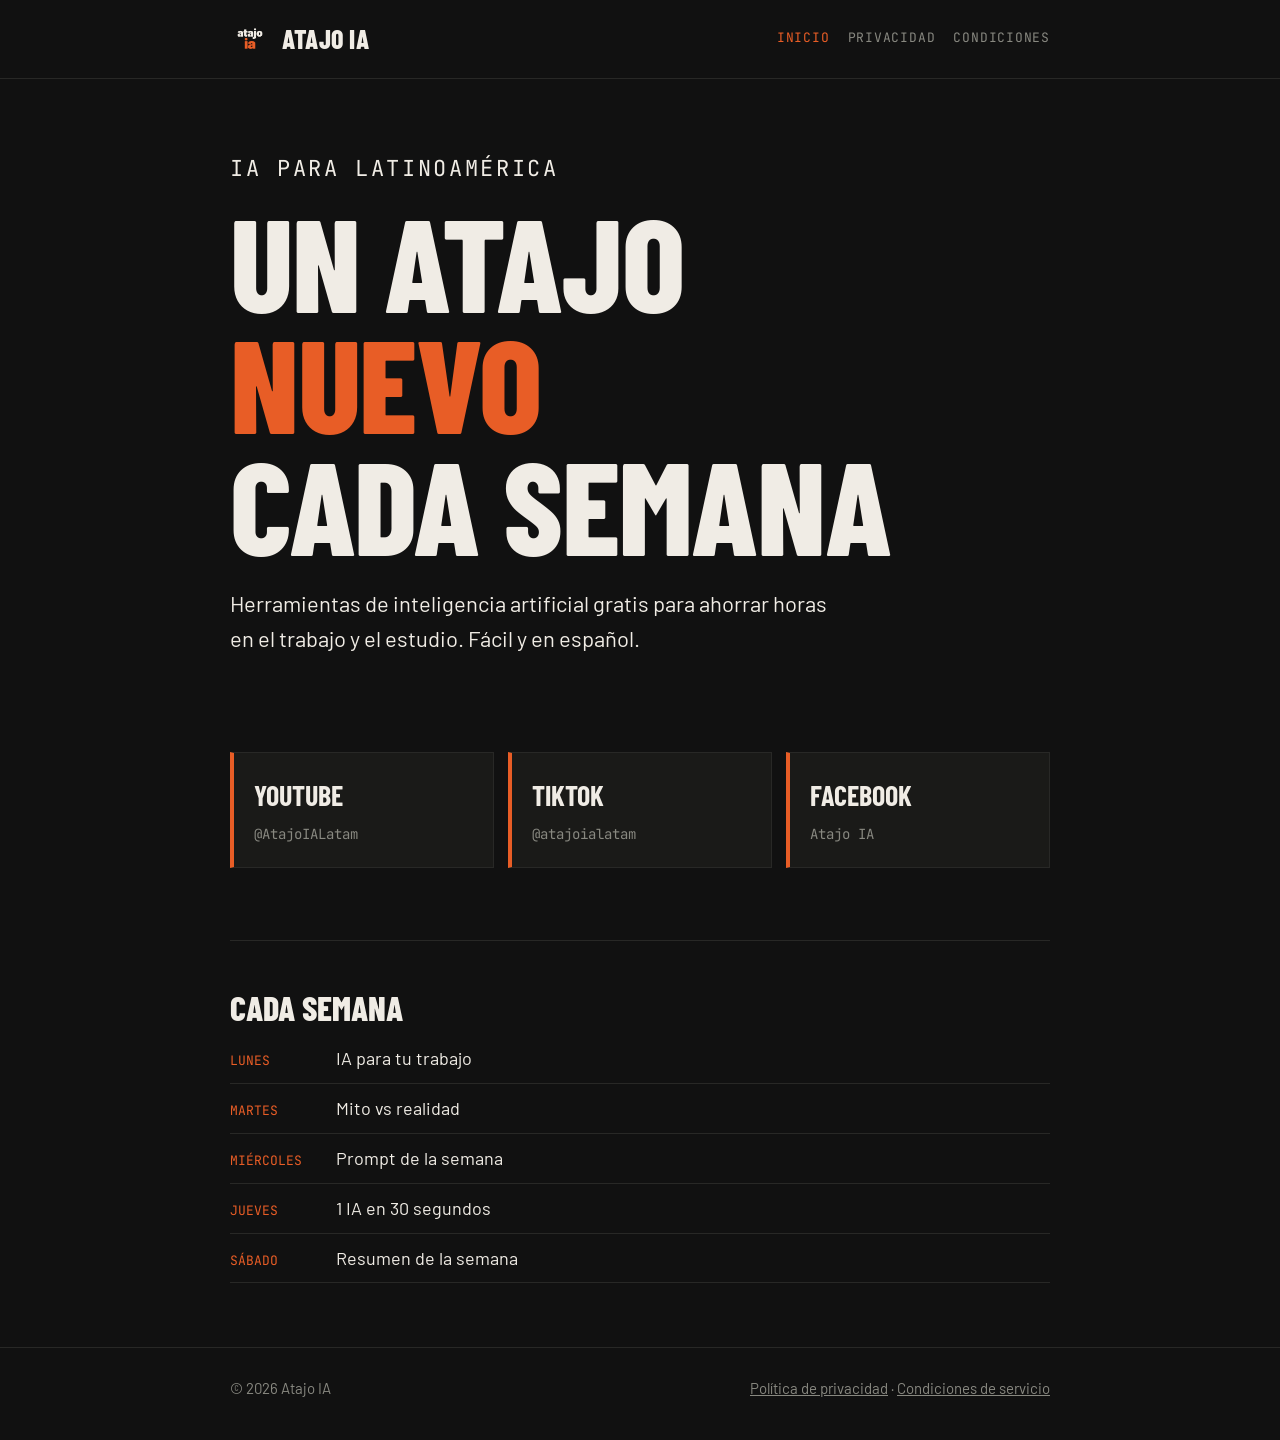
<file: index.html>
<!doctype html>
<html lang="es">
<head>
<meta charset="utf-8">
<meta name="viewport" content="width=device-width,initial-scale=1">
<title>Atajo IA</title>
<meta name="description" content="Herramientas de IA gratis para ahorrar horas. Un atajo nuevo cada semana, fácil y en español.">
<link rel="icon" href="logo.png">
<link rel="preconnect" href="https://fonts.googleapis.com">
<link rel="preconnect" href="https://fonts.gstatic.com" crossorigin>
<link href="https://fonts.googleapis.com/css2?family=Barlow:wght@400;600&family=Barlow+Condensed:wght@800&family=JetBrains+Mono:wght@500&display=swap" rel="stylesheet">
<link rel="stylesheet" href="estilo.css">
</head>
<body>
<header><div class="caja">
  <a class="marca" href="./"><img src="logo.png" alt="">Atajo IA</a>
  <nav><a href="./" aria-current="page">Inicio</a><a href="privacidad.html">Privacidad</a><a href="condiciones.html">Condiciones</a></nav>
</div></header>

<main class="caja">
  <section class="portada">
    <p class="etiqueta">IA para Latinoamérica</p>
    <h1>Un atajo<br><em>nuevo</em><br>cada semana</h1>
    <p>Herramientas de inteligencia artificial gratis para ahorrar horas en el trabajo y el estudio. Fácil y en español.</p>
  </section>

  <div class="redes">
    <a class="red" href="https://www.youtube.com/@AtajoIALatam"><b>YouTube</b><span>@AtajoIALatam</span></a>
    <a class="red" href="https://www.tiktok.com/@atajoialatam"><b>TikTok</b><span>@atajoialatam</span></a>
    <a class="red" href="https://www.facebook.com/atajoialatam"><b>Facebook</b><span>Atajo IA</span></a>
  </div>

  <section class="series">
    <h2>Cada semana</h2>
    <ul>
      <li><span>Lunes</span>IA para tu trabajo</li>
      <li><span>Martes</span>Mito vs realidad</li>
      <li><span>Miércoles</span>Prompt de la semana</li>
      <li><span>Jueves</span>1 IA en 30 segundos</li>
      <li><span>Sábado</span>Resumen de la semana</li>
    </ul>
  </section>
</main>

<footer><div class="caja">
  <span>© 2026 Atajo IA</span>
  <span><a href="privacidad.html">Política de privacidad</a> · <a href="condiciones.html">Condiciones de servicio</a></span>
</div></footer>
</body>
</html>
</file>
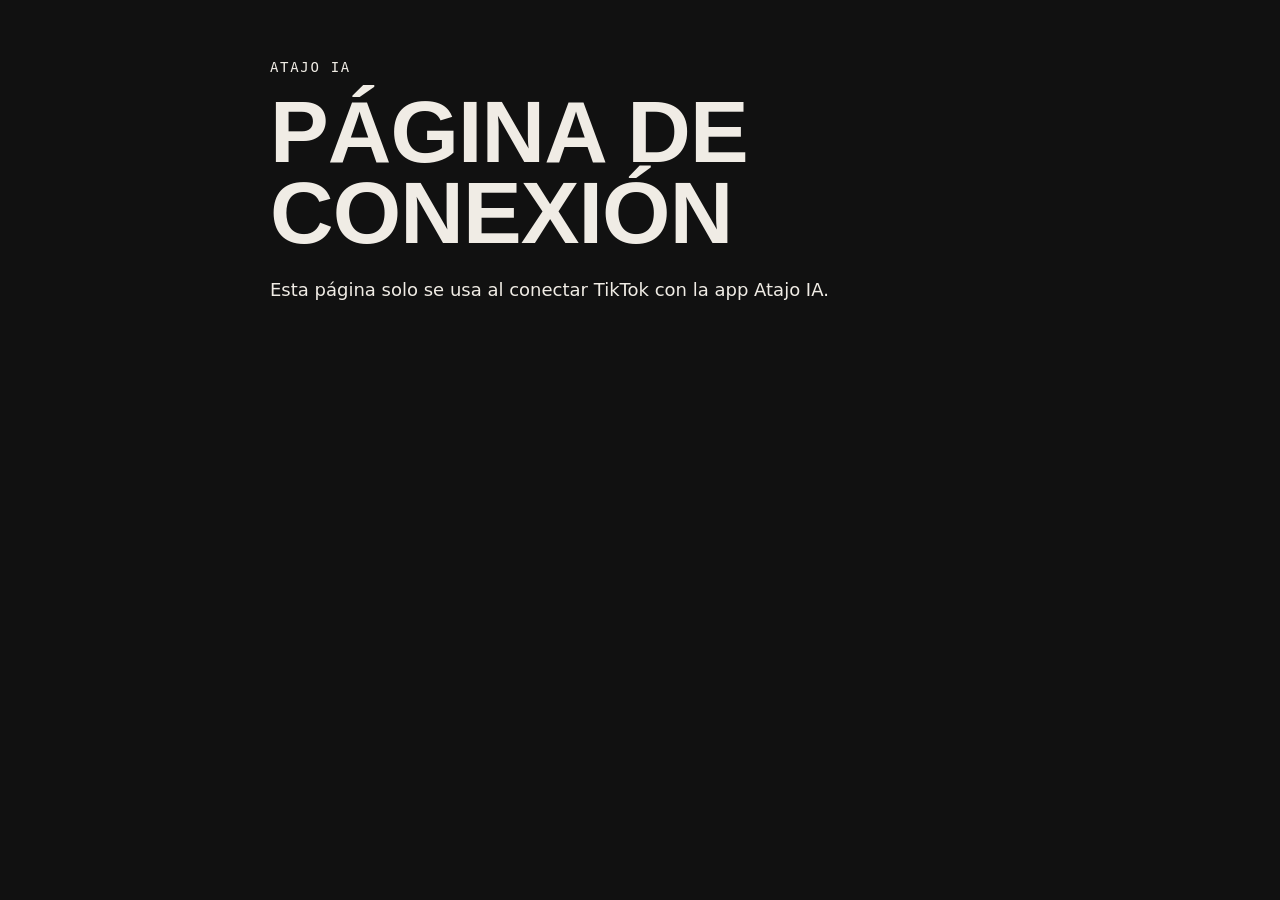
<file: tiktok/index.html>
<!doctype html>
<html lang="es">
<head>
<meta charset="utf-8">
<meta name="viewport" content="width=device-width,initial-scale=1">
<title>Conectando TikTok · Atajo IA</title>
<link rel="icon" href="../logo.png">
<link rel="stylesheet" href="../estilo.css">
</head>
<body>
<main class="caja doc">
  <p class="etiqueta">Atajo IA</p>
  <h1 id="titulo">Conectando…</h1>
  <p id="msg">Un momento.</p>
</main>
<script>
// Retorno de la autorización de TikTok: pasa el código a la computadora que la pidió (127.0.0.1:<puerto>).
// El puerto viaja en "state" como p<puerto>-<aleatorio>. No se guarda nada en esta página.
(function () {
  var q = new URLSearchParams(location.search), st = q.get('state') || '', m = /^p(\d{4,5})-/.exec(st);
  var t = document.getElementById('titulo'), msg = document.getElementById('msg');
  if (q.get('error')) { t.textContent = 'No se conectó'; msg.textContent = 'TikTok respondió: ' + (q.get('error_description') || q.get('error')); return; }
  if (!q.get('code') || !m) { t.textContent = 'Página de conexión'; msg.textContent = 'Esta página solo se usa al conectar TikTok con la app Atajo IA.'; return; }
  location.replace('http://127.0.0.1:' + m[1] + '/' + location.search);
})();
</script>
</body>
</html>
</file>
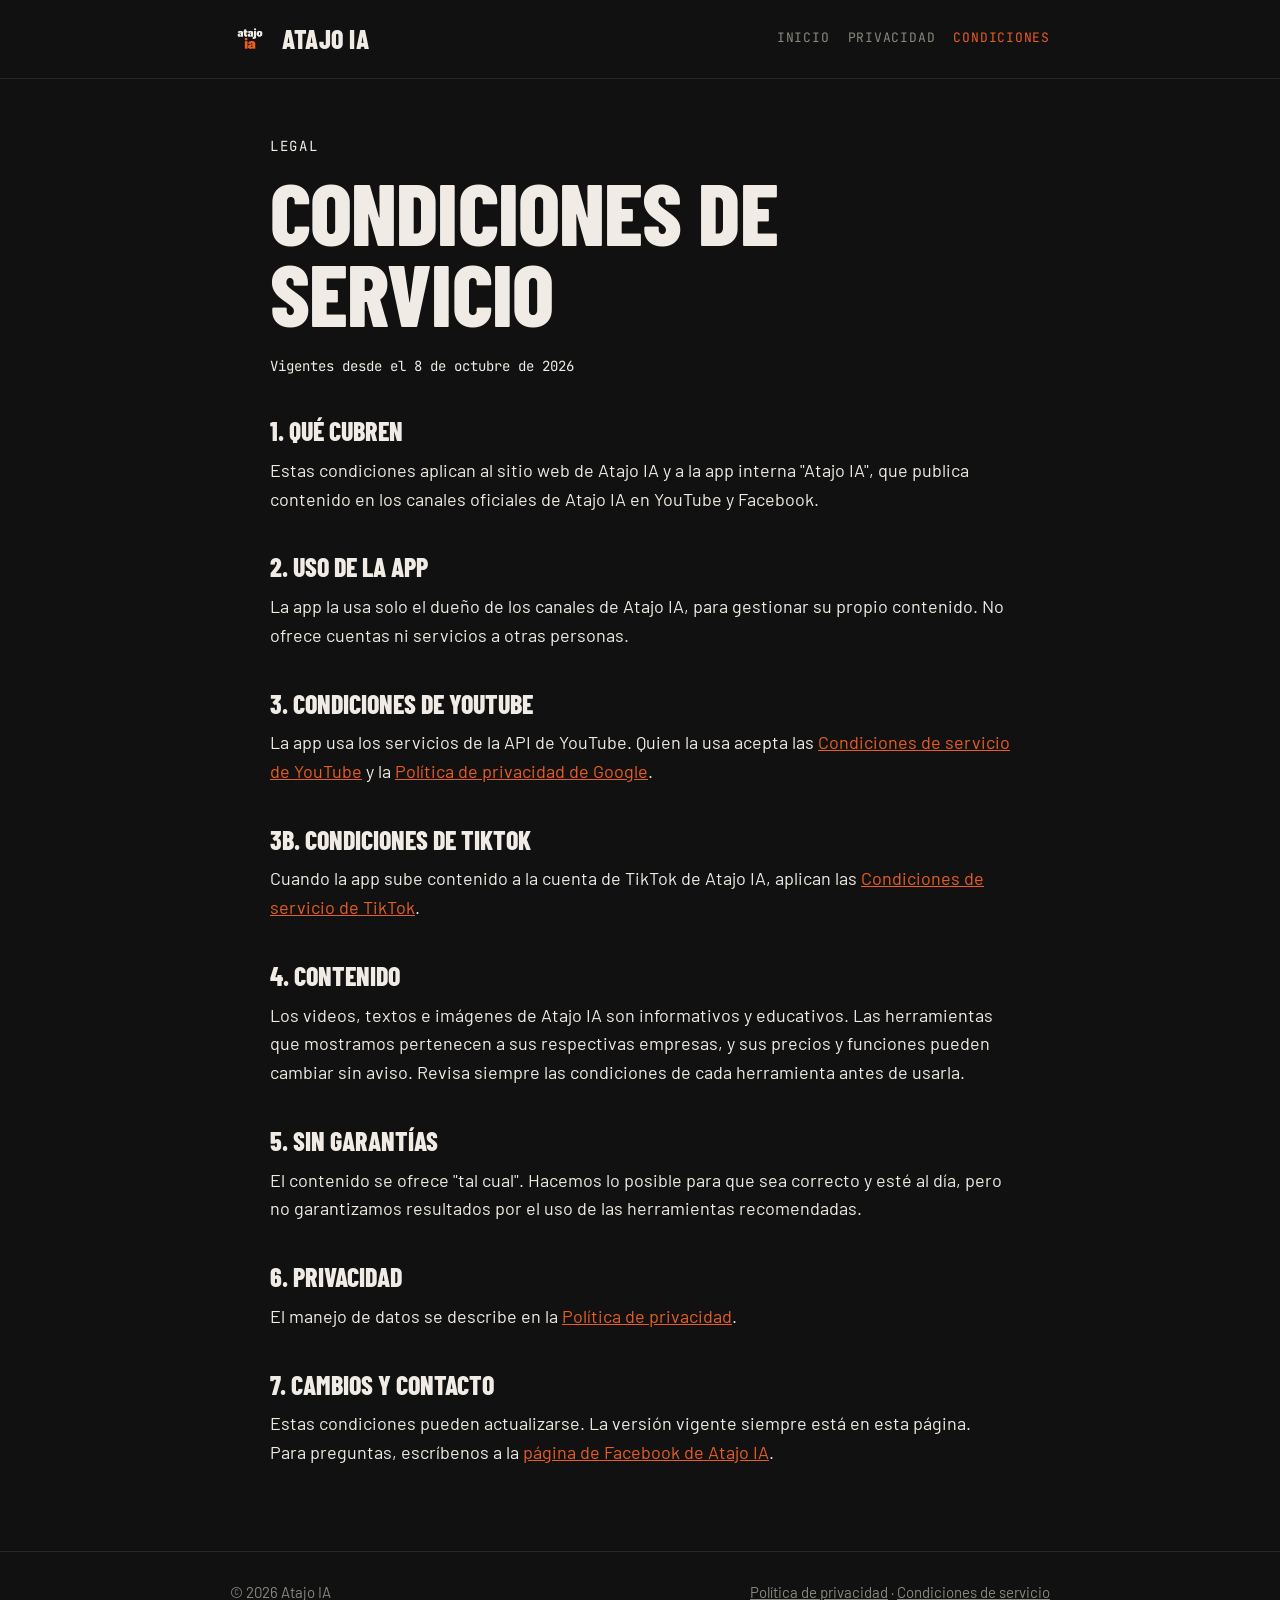
<file: condiciones.html>
<!doctype html>
<html lang="es">
<head>
<meta charset="utf-8">
<meta name="viewport" content="width=device-width,initial-scale=1">
<title>Condiciones de servicio · Atajo IA</title>
<link rel="icon" href="logo.png">
<link rel="preconnect" href="https://fonts.googleapis.com">
<link rel="preconnect" href="https://fonts.gstatic.com" crossorigin>
<link href="https://fonts.googleapis.com/css2?family=Barlow:wght@400;600&family=Barlow+Condensed:wght@800&family=JetBrains+Mono:wght@500&display=swap" rel="stylesheet">
<link rel="stylesheet" href="estilo.css">
</head>
<body>
<header><div class="caja">
  <a class="marca" href="./"><img src="logo.png" alt="">Atajo IA</a>
  <nav><a href="./">Inicio</a><a href="privacidad.html">Privacidad</a><a href="condiciones.html" aria-current="page">Condiciones</a></nav>
</div></header>

<main class="caja doc">
  <p class="etiqueta">Legal</p>
  <h1>Condiciones de servicio</h1>
  <p class="fecha">Vigentes desde el 8 de octubre de 2026</p>

  <h2>1. Qué cubren</h2>
  <p>Estas condiciones aplican al sitio web de Atajo IA y a la app interna "Atajo IA", que publica contenido en los canales oficiales de Atajo IA en YouTube y Facebook.</p>

  <h2>2. Uso de la app</h2>
  <p>La app la usa solo el dueño de los canales de Atajo IA, para gestionar su propio contenido. No ofrece cuentas ni servicios a otras personas.</p>

  <h2>3. Condiciones de YouTube</h2>
  <p>La app usa los servicios de la API de YouTube. Quien la usa acepta las <a href="https://www.youtube.com/t/terms">Condiciones de servicio de YouTube</a> y la <a href="https://policies.google.com/privacy">Política de privacidad de Google</a>.</p>

  <h2>3b. Condiciones de TikTok</h2>
  <p>Cuando la app sube contenido a la cuenta de TikTok de Atajo IA, aplican las <a href="https://www.tiktok.com/legal/page/global/terms-of-service/es">Condiciones de servicio de TikTok</a>.</p>

  <h2>4. Contenido</h2>
  <p>Los videos, textos e imágenes de Atajo IA son informativos y educativos. Las herramientas que mostramos pertenecen a sus respectivas empresas, y sus precios y funciones pueden cambiar sin aviso. Revisa siempre las condiciones de cada herramienta antes de usarla.</p>

  <h2>5. Sin garantías</h2>
  <p>El contenido se ofrece "tal cual". Hacemos lo posible para que sea correcto y esté al día, pero no garantizamos resultados por el uso de las herramientas recomendadas.</p>

  <h2>6. Privacidad</h2>
  <p>El manejo de datos se describe en la <a href="privacidad.html">Política de privacidad</a>.</p>

  <h2>7. Cambios y contacto</h2>
  <p>Estas condiciones pueden actualizarse. La versión vigente siempre está en esta página. Para preguntas, escríbenos a la <a href="https://www.facebook.com/atajoialatam">página de Facebook de Atajo IA</a>.</p>
</main>

<footer><div class="caja">
  <span>© 2026 Atajo IA</span>
  <span><a href="privacidad.html">Política de privacidad</a> · <a href="condiciones.html">Condiciones de servicio</a></span>
</div></footer>
</body>
</html>
</file>
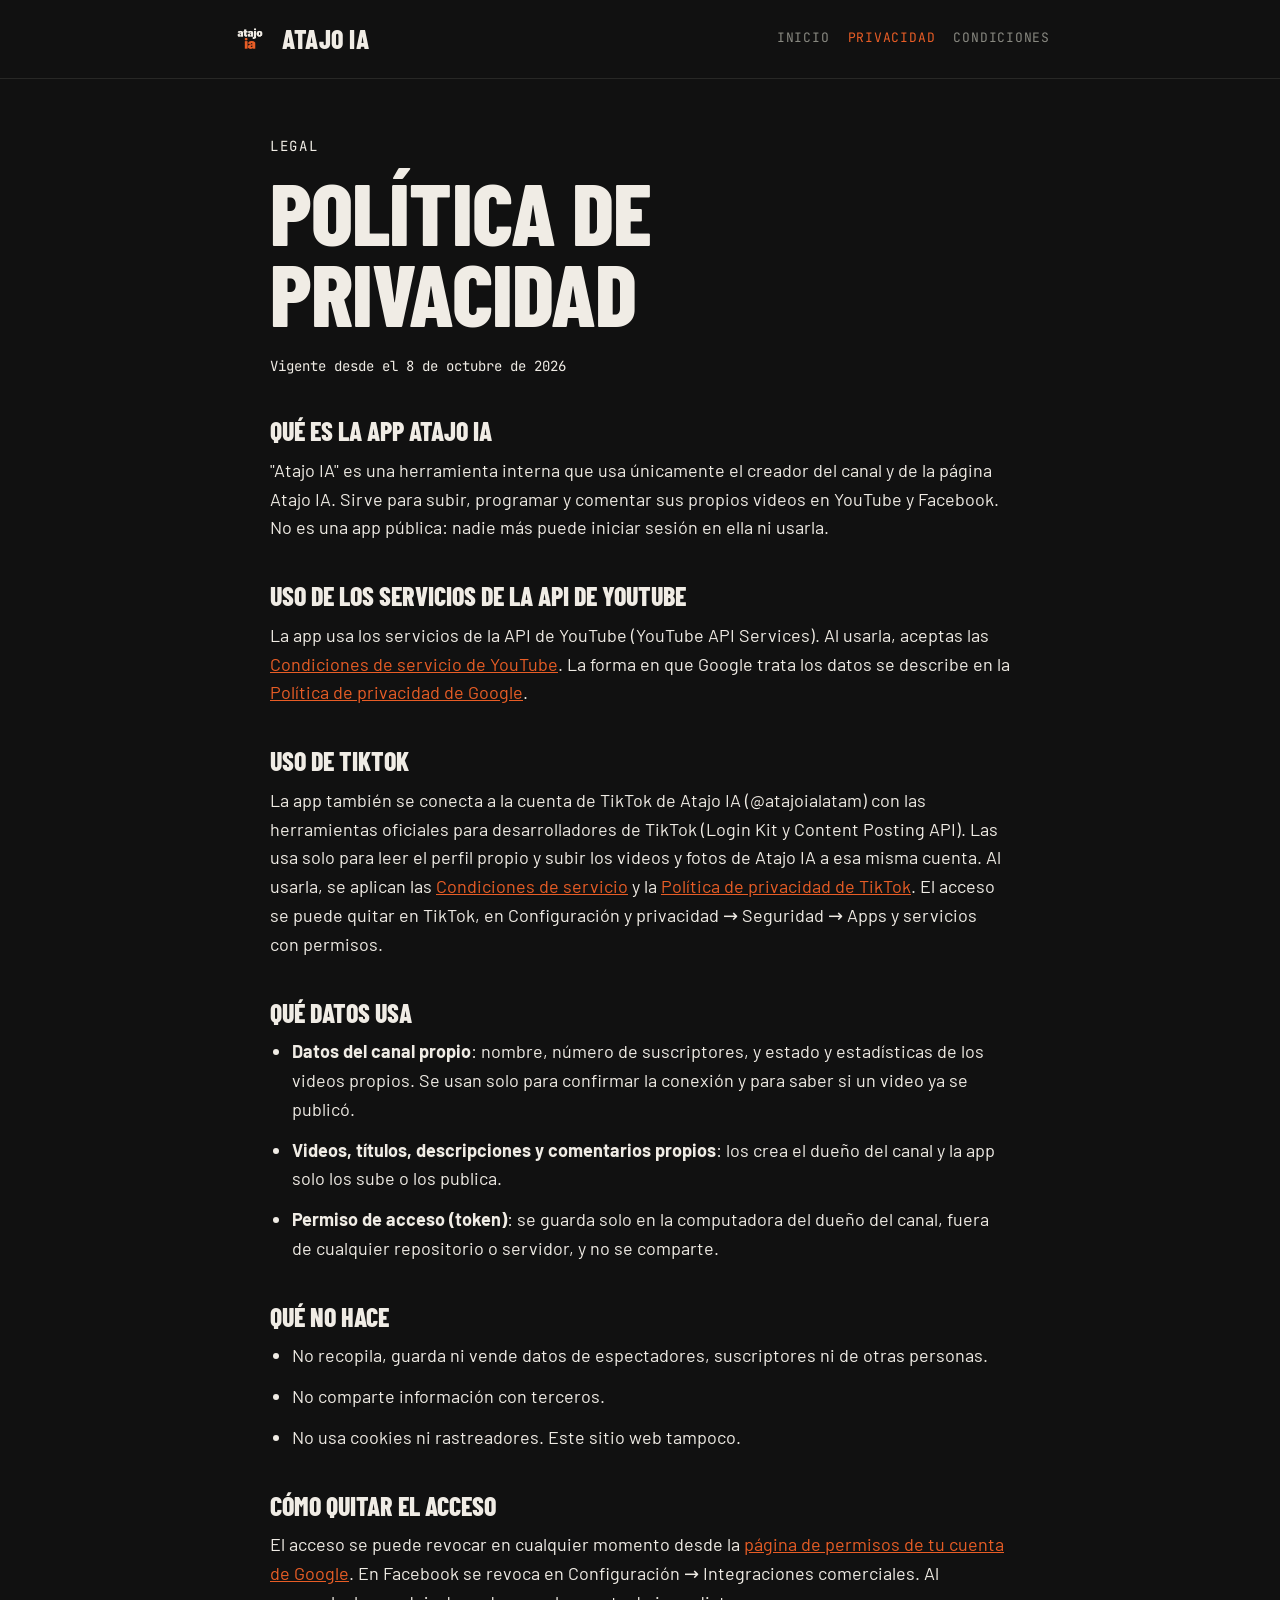
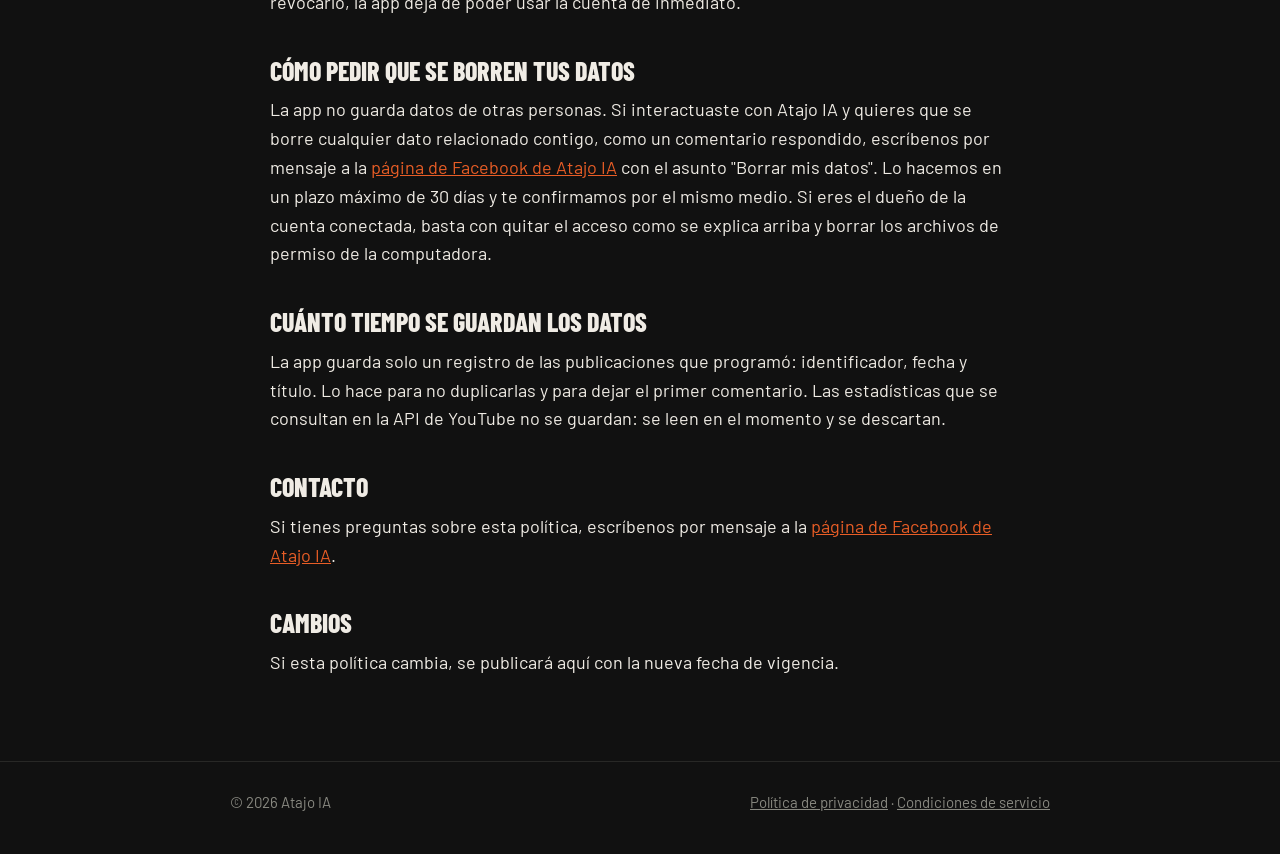
<file: privacidad.html>
<!doctype html>
<html lang="es">
<head>
<meta charset="utf-8">
<meta name="viewport" content="width=device-width,initial-scale=1">
<title>Política de privacidad · Atajo IA</title>
<link rel="icon" href="logo.png">
<link rel="preconnect" href="https://fonts.googleapis.com">
<link rel="preconnect" href="https://fonts.gstatic.com" crossorigin>
<link href="https://fonts.googleapis.com/css2?family=Barlow:wght@400;600&family=Barlow+Condensed:wght@800&family=JetBrains+Mono:wght@500&display=swap" rel="stylesheet">
<link rel="stylesheet" href="estilo.css">
</head>
<body>
<header><div class="caja">
  <a class="marca" href="./"><img src="logo.png" alt="">Atajo IA</a>
  <nav><a href="./">Inicio</a><a href="privacidad.html" aria-current="page">Privacidad</a><a href="condiciones.html">Condiciones</a></nav>
</div></header>

<main class="caja doc">
  <p class="etiqueta">Legal</p>
  <h1>Política de privacidad</h1>
  <p class="fecha">Vigente desde el 8 de octubre de 2026</p>

  <h2>Qué es la app Atajo IA</h2>
  <p>"Atajo IA" es una herramienta interna que usa únicamente el creador del canal y de la página Atajo IA. Sirve para subir, programar y comentar sus propios videos en YouTube y Facebook. No es una app pública: nadie más puede iniciar sesión en ella ni usarla.</p>

  <h2>Uso de los servicios de la API de YouTube</h2>
  <p>La app usa los servicios de la API de YouTube (YouTube API Services). Al usarla, aceptas las <a href="https://www.youtube.com/t/terms">Condiciones de servicio de YouTube</a>. La forma en que Google trata los datos se describe en la <a href="https://policies.google.com/privacy">Política de privacidad de Google</a>.</p>

  <h2>Uso de TikTok</h2>
  <p>La app también se conecta a la cuenta de TikTok de Atajo IA (@atajoialatam) con las herramientas oficiales para desarrolladores de TikTok (Login Kit y Content Posting API). Las usa solo para leer el perfil propio y subir los videos y fotos de Atajo IA a esa misma cuenta. Al usarla, se aplican las <a href="https://www.tiktok.com/legal/page/global/terms-of-service/es">Condiciones de servicio</a> y la <a href="https://www.tiktok.com/legal/page/row/privacy-policy/es">Política de privacidad de TikTok</a>. El acceso se puede quitar en TikTok, en Configuración y privacidad → Seguridad → Apps y servicios con permisos.</p>

  <h2>Qué datos usa</h2>
  <ul>
    <li><b>Datos del canal propio</b>: nombre, número de suscriptores, y estado y estadísticas de los videos propios. Se usan solo para confirmar la conexión y para saber si un video ya se publicó.</li>
    <li><b>Videos, títulos, descripciones y comentarios propios</b>: los crea el dueño del canal y la app solo los sube o los publica.</li>
    <li><b>Permiso de acceso (token)</b>: se guarda solo en la computadora del dueño del canal, fuera de cualquier repositorio o servidor, y no se comparte.</li>
  </ul>

  <h2>Qué no hace</h2>
  <ul>
    <li>No recopila, guarda ni vende datos de espectadores, suscriptores ni de otras personas.</li>
    <li>No comparte información con terceros.</li>
    <li>No usa cookies ni rastreadores. Este sitio web tampoco.</li>
  </ul>

  <h2>Cómo quitar el acceso</h2>
  <p>El acceso se puede revocar en cualquier momento desde la <a href="https://security.google.com/settings/security/permissions">página de permisos de tu cuenta de Google</a>. En Facebook se revoca en Configuración → Integraciones comerciales. Al revocarlo, la app deja de poder usar la cuenta de inmediato.</p>

  <h2 id="borrar-datos">Cómo pedir que se borren tus datos</h2>
  <p>La app no guarda datos de otras personas. Si interactuaste con Atajo IA y quieres que se borre cualquier dato relacionado contigo, como un comentario respondido, escríbenos por mensaje a la <a href="https://www.facebook.com/atajoialatam">página de Facebook de Atajo IA</a> con el asunto "Borrar mis datos". Lo hacemos en un plazo máximo de 30 días y te confirmamos por el mismo medio. Si eres el dueño de la cuenta conectada, basta con quitar el acceso como se explica arriba y borrar los archivos de permiso de la computadora.</p>

  <h2>Cuánto tiempo se guardan los datos</h2>
  <p>La app guarda solo un registro de las publicaciones que programó: identificador, fecha y título. Lo hace para no duplicarlas y para dejar el primer comentario. Las estadísticas que se consultan en la API de YouTube no se guardan: se leen en el momento y se descartan.</p>

  <h2>Contacto</h2>
  <p>Si tienes preguntas sobre esta política, escríbenos por mensaje a la <a href="https://www.facebook.com/atajoialatam">página de Facebook de Atajo IA</a>.</p>

  <h2>Cambios</h2>
  <p>Si esta política cambia, se publicará aquí con la nueva fecha de vigencia.</p>
</main>

<footer><div class="caja">
  <span>© 2026 Atajo IA</span>
  <span><a href="privacidad.html">Política de privacidad</a> · <a href="condiciones.html">Condiciones de servicio</a></span>
</div></footer>
</body>
</html>
</file>
<file: estilo.css>
:root{--fondo:#111111;--panel:#1A1A18;--linea:#282826;--texto:#F0ECE5;--suave:#888880;--fuego:#E85D26}
*{box-sizing:border-box;margin:0;padding:0}
html{background:var(--fondo)}
body{background:var(--fondo);color:var(--texto);font-family:Barlow,system-ui,sans-serif;font-size:18px;line-height:1.6;-webkit-font-smoothing:antialiased}
a{color:var(--fuego)}
a:hover{color:var(--texto)}
.caja{max-width:860px;margin:0 auto;padding:0 20px}
header{border-bottom:1px solid var(--linea)}
header .caja{display:flex;align-items:center;justify-content:space-between;gap:16px;padding-top:18px;padding-bottom:18px}
.marca{display:flex;align-items:center;gap:12px;text-decoration:none;color:var(--texto);font-family:'Barlow Condensed',sans-serif;font-weight:800;font-size:26px;letter-spacing:.02em;text-transform:uppercase}
.marca img{width:40px;height:40px;border-radius:50%}
nav{display:flex;gap:18px;flex-wrap:wrap}
nav a{color:var(--suave);text-decoration:none;font-family:'JetBrains Mono',monospace;font-size:13px;text-transform:uppercase;letter-spacing:.06em}
nav a:hover,nav a[aria-current]{color:var(--fuego)}
.etiqueta{font-family:'JetBrains Mono',monospace;color:var(--fuego);font-size:14px;letter-spacing:.12em;text-transform:uppercase}
h1{font-family:'Barlow Condensed',sans-serif;font-weight:800;text-transform:uppercase;line-height:.92;letter-spacing:-.01em;font-size:clamp(56px,13vw,132px);margin:14px 0 22px}
h1 em{font-style:normal;color:var(--fuego)}
.portada{padding:72px 0 56px}
.portada p{font-size:22px;max-width:620px;color:var(--texto)}
.redes{display:grid;grid-template-columns:repeat(auto-fit,minmax(220px,1fr));gap:14px;margin:40px 0 72px}
.red{display:block;background:var(--panel);border:1px solid var(--linea);border-left:4px solid var(--fuego);padding:20px;text-decoration:none;color:var(--texto)}
.red:hover{border-color:var(--fuego);color:var(--texto)}
.red b{display:block;font-family:'Barlow Condensed',sans-serif;font-size:28px;text-transform:uppercase}
.red span{font-family:'JetBrains Mono',monospace;font-size:14px;color:var(--suave)}
.series{border-top:1px solid var(--linea);padding:48px 0 64px}
.series h2,.doc h2{font-family:'Barlow Condensed',sans-serif;font-weight:800;text-transform:uppercase;font-size:34px;line-height:1.1;margin:0 0 18px}
.series ul{list-style:none;display:grid;gap:10px}
.series li{display:flex;gap:14px;align-items:baseline;border-bottom:1px solid var(--linea);padding-bottom:10px}
.series li span{font-family:'JetBrains Mono',monospace;color:var(--fuego);font-size:13px;min-width:92px;text-transform:uppercase}
.doc{padding:56px 0 72px;max-width:740px}
.doc h1{font-size:clamp(48px,10vw,88px)}
.doc h2{font-size:26px;margin-top:40px;margin-bottom:10px}
.doc p,.doc li{margin-bottom:12px;color:var(--texto)}
.doc ul{padding-left:22px}
.fecha{font-family:'JetBrains Mono',monospace;color:var(--suave);font-size:14px}
footer{border-top:1px solid var(--linea);padding:28px 0 40px;color:var(--suave);font-size:15px}
footer .caja{display:flex;justify-content:space-between;gap:16px;flex-wrap:wrap}
footer a{color:var(--suave)}
</file>
